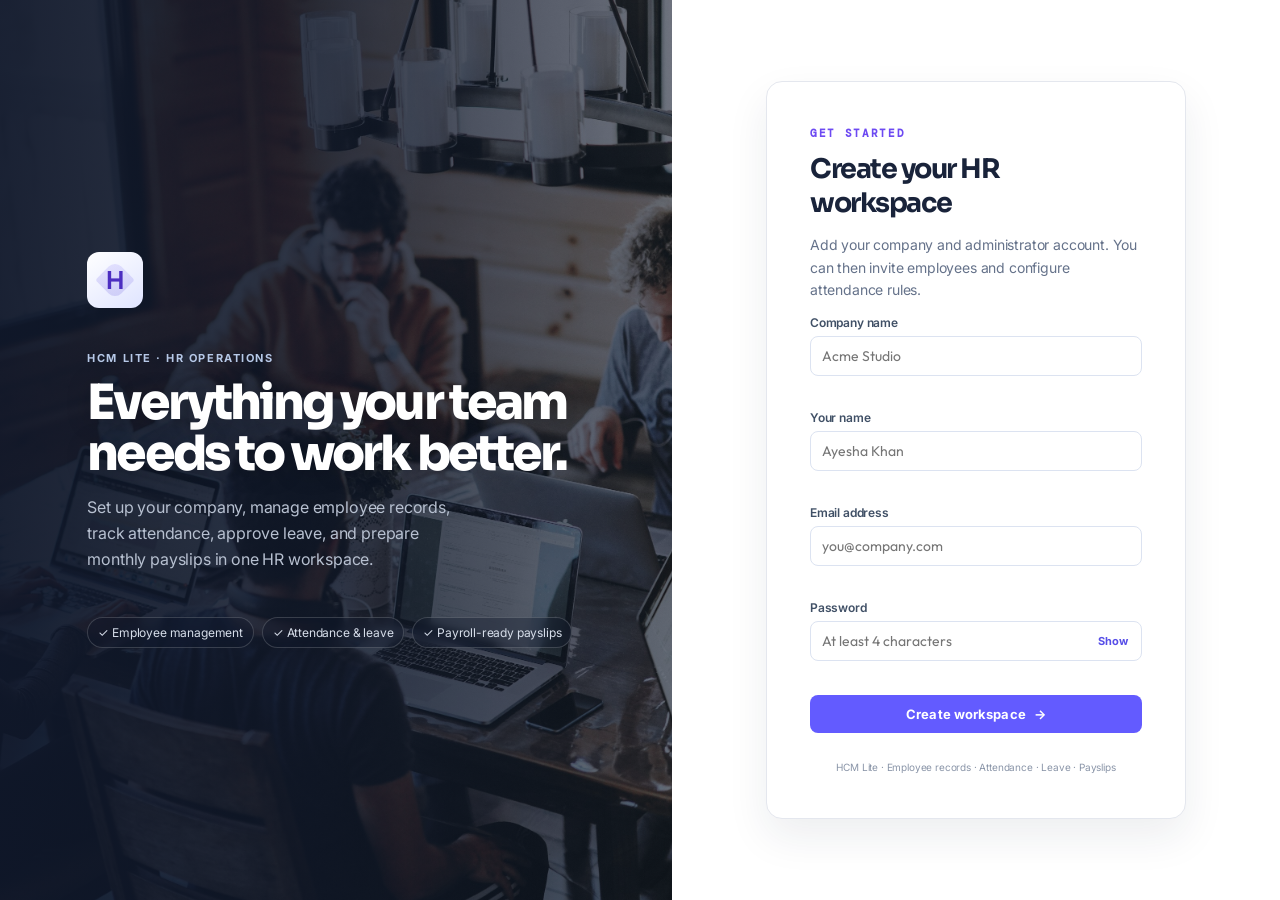
<file: index.html>
<!doctype html>
<html lang="en">
  <head>
    <meta charset="utf-8" />
    <meta name="viewport" content="width=device-width,initial-scale=1" />
    <title>HCM Lite</title>
    <link rel="stylesheet" href="css/style.css" />
    <link rel="stylesheet" href="css/ultra.css" />
    <link rel="stylesheet" href="css/experience.css" />
  </head>
  <body class="auth-page">
    <main class="auth-shell">
      <section class="brand-panel">
        <div class="brand-mark"><span>H</span></div>
        <p class="eyebrow">HCM LITE · HR OPERATIONS</p>
        <h1>Everything your team needs to work better.</h1>
        <p>
          Set up your company, manage employee records, track attendance,
          approve leave, and prepare monthly payslips in one HR workspace.
        </p>
        <div class="feature-list">
          <span>✓ Employee management</span><span>✓ Attendance & leave</span
          ><span>✓ Payroll-ready payslips</span>
        </div>
      </section>
      <section class="auth-card">
        <div id="setupView" hidden>
          <p class="eyebrow">GET STARTED</p>
          <h2>Create your HR workspace</h2>
          <p class="muted">
            Add your company and administrator account. You can then invite
            employees and configure attendance rules.
          </p>
          <form id="setupForm" class="form-grid" novalidate>
            <label
              >Company name<input
                name="companyName"
                required
                placeholder="Acme Studio" /><small></small
            ></label>
            <label
              >Your name<input
                name="name"
                required
                placeholder="Ayesha Khan" /><small></small
            ></label>
            <label
              >Email address<input
                name="email"
                type="email"
                required
                placeholder="you@company.com" /><small></small
            ></label>
            <label
              >Password
              <div class="password-field">
                <input
                  name="password"
                  type="password"
                  minlength="4"
                  required
                  placeholder="At least 4 characters"
                /><button
                  type="button"
                  class="password-toggle"
                  aria-label="Show password"
                >
                  Show
                </button>
              </div>
              <small></small
            ></label>
            <button class="btn primary full" type="submit">
              Create workspace <span>→</span>
            </button>
          </form>
        </div>
        <div id="loginView" hidden>
          <p class="eyebrow">WELCOME BACK</p>
          <h2>Sign in to your workspace</h2>
          <p class="muted">
            Access your employee records, attendance, leave requests, and
            payslips.
          </p>
          <form id="loginForm" class="form-grid" novalidate>
            <label
              >Email address<input
                name="email"
                type="email"
                required
                placeholder="you@company.com" /><small></small
            ></label>
            <label
              >Password
              <div class="password-field">
                <input
                  name="password"
                  type="password"
                  required
                  placeholder="Your password"
                /><button
                  type="button"
                  class="password-toggle"
                  aria-label="Show password"
                >
                  Show
                </button>
              </div>
              <small></small
            ></label>
            <p id="loginError" class="form-error"></p>
            <button class="btn primary full" type="submit">
              Sign in <span>→</span>
            </button>
          </form>
        </div>
        <p class="auth-foot">
          HCM Lite · Employee records · Attendance · Leave · Payslips
        </p>
      </section>
    </main>
    <script src="js/app.js"></script>
    <script src="js/auth.js"></script>
  </body>
</html>
</file>
<file: css/style.css>
@import url("https://fonts.googleapis.com/css2?family=DM+Sans:wght@400;500;600;700&family=Manrope:wght@600;700;800&display=swap");
:root {
  --ink: #172336;
  --muted: #6e7b8e;
  --line: #e8edf3;
  --bg: #f5f7fa;
  --card: #fff;
  --brand: #4f46e5;
  --brand2: #6d5dfc;
  --green: #15803d;
  --green-bg: #eaf8ee;
  --red: #dc2626;
  --red-bg: #fff0f0;
  --amber: #b45309;
  --amber-bg: #fff7df;
  --shadow: 0 8px 25px rgba(24, 35, 54, 0.06);
}
* {
  box-sizing: border-box;
}
body {
  margin: 0;
  font:
    14px "DM Sans",
    sans-serif;
  color: var(--ink);
  background: var(--bg);
}
h1,
h2,
h3,
h4 {
  font-family: Manrope, sans-serif;
  margin: 0;
  letter-spacing: -0.5px;
}
h1 {
  font-size: 37px;
  line-height: 1.2;
}
h2 {
  font-size: 25px;
}
h3 {
  font-size: 17px;
}
p {
  line-height: 1.6;
}
.muted {
  color: var(--muted);
}
.eyebrow {
  font-size: 11px;
  font-weight: 800;
  letter-spacing: 1.4px;
  color: var(--brand);
  margin: 0 0 10px;
}
.btn {
  border: 0;
  border-radius: 9px;
  font: 600 13px "DM Sans";
  padding: 11px 15px;
  cursor: pointer;
  display: inline-flex;
  align-items: center;
  justify-content: center;
  gap: 8px;
  transition: 0.2s;
}
.btn:hover {
  transform: translateY(-1px);
}
.primary {
  background: var(--brand);
  color: #fff;
  box-shadow: 0 5px 13px rgba(79, 70, 229, 0.2);
}
.secondary {
  background: #eef0ff;
  color: var(--brand);
}
.danger {
  background: var(--red-bg);
  color: var(--red);
}
.ghost {
  background: #f3f5f8;
  color: #506073;
}
.full {
  width: 100%;
}
.auth-page {
  min-height: 100vh;
  background: #eef0ff;
}
.auth-shell {
  min-height: 100vh;
  display: grid;
  grid-template-columns: 1.05fr 0.95fr;
  max-width: 1180px;
  margin: auto;
}
.brand-panel {
  background: linear-gradient(135deg, #3730a3, #5948dc 65%, #8b7cff);
  color: #fff;
  padding: 12% 14%;
  display: flex;
  flex-direction: column;
  justify-content: center;
}
.brand-panel .eyebrow {
  color: #c7d2fe;
}
.brand-panel > p:not(.eyebrow) {
  max-width: 420px;
  color: #e1e5ff;
  font-size: 16px;
}
.brand-mark {
  width: 48px;
  height: 48px;
  background: white;
  color: var(--brand);
  display: grid;
  place-items: center;
  border-radius: 13px;
  font: 800 25px Manrope;
  margin-bottom: 45px;
}
.feature-list {
  margin-top: 35px;
  display: flex;
  gap: 14px;
  flex-wrap: wrap;
  color: #e1e5ff;
  font-size: 12px;
}
.auth-card {
  margin: auto;
  width: min(430px, 86%);
  background: #fff;
  border-radius: 16px;
  padding: 40px;
  box-shadow: var(--shadow);
}
.auth-card h2 {
  margin-bottom: 5px;
}
.auth-card > .muted {
  margin: 0 0 25px;
}
.auth-foot {
  color: #94a0af;
  font-size: 11px;
  text-align: center;
  margin: 26px 0 0;
}
.form-grid {
  display: grid;
  gap: 16px;
}
.form-grid label,
.modal label {
  display: grid;
  gap: 6px;
  font-weight: 600;
  font-size: 12px;
  color: #405066;
}
input,
select,
textarea {
  width: 100%;
  font: 14px "DM Sans";
  color: var(--ink);
  background: #fff;
  border: 1px solid #dce3eb;
  border-radius: 8px;
  padding: 10px 11px;
  outline: 0;
  transition: 0.15s;
}
textarea {
  resize: vertical;
  min-height: 82px;
}
input:focus,
select:focus,
textarea:focus {
  border-color: var(--brand);
  box-shadow: 0 0 0 3px #e8e6ff;
}
small,
.form-error {
  color: var(--red);
  font-weight: 500;
  min-height: 12px;
  margin: 0;
}
.shell {
  display: flex;
  min-height: 100vh;
}
.sidebar {
  width: 240px;
  background: #1e1b4b;
  color: #c9c8db;
  padding: 24px 14px;
  position: fixed;
  inset: 0 auto 0 0;
  z-index: 5;
}
.logo {
  font: 800 19px Manrope;
  color: white;
  padding: 5px 11px 28px;
}
.logo b {
  display: inline-grid;
  place-items: center;
  width: 25px;
  height: 25px;
  margin-right: 8px;
  border-radius: 7px;
  background: #7468fb;
}
.company-name {
  font-size: 11px;
  text-transform: uppercase;
  letter-spacing: 1px;
  padding: 0 11px 10px;
  color: #9996b9;
  white-space: nowrap;
  overflow: hidden;
  text-overflow: ellipsis;
}
.nav {
  display: grid;
  gap: 3px;
}
.nav a {
  color: #bdbbd0;
  text-decoration: none;
  padding: 11px;
  border-radius: 8px;
  font-weight: 600;
  font-size: 13px;
}
.nav a:hover,
.nav a.active {
  background: #373375;
  color: white;
}
.sidebar-bottom {
  position: absolute;
  bottom: 20px;
  left: 14px;
  right: 14px;
  border-top: 1px solid #373467;
  padding-top: 15px;
}
.sidebar-bottom b {
  display: block;
  color: #fff;
  font-size: 12px;
}
.sidebar-bottom span {
  display: block;
  font-size: 11px;
  margin: 3px 0 10px;
}
.logout {
  background: transparent;
  border: 0;
  color: #c9c8db;
  padding: 0;
  cursor: pointer;
  font: 600 12px "DM Sans";
}
.content {
  margin-left: 240px;
  width: calc(100% - 240px);
  padding: 30px 4%;
  max-width: 1540px;
}
.topbar {
  display: flex;
  justify-content: space-between;
  align-items: center;
  margin-bottom: 28px;
}
.topbar h2 {
  font-size: 25px;
}
.topbar p {
  margin: 3px 0 0;
  color: var(--muted);
  font-size: 13px;
}
.avatar {
  width: 37px;
  height: 37px;
  border-radius: 50%;
  display: grid;
  place-items: center;
  background: #e5e3ff;
  color: var(--brand);
  font-weight: 800;
}
.stats {
  display: grid;
  grid-template-columns: repeat(4, 1fr);
  gap: 16px;
  margin-bottom: 20px;
}
.stat,
.panel {
  background: var(--card);
  border: 1px solid var(--line);
  border-radius: 12px;
  box-shadow: var(--shadow);
}
.stat {
  padding: 18px;
}
.stat-label {
  font-size: 12px;
  color: var(--muted);
  font-weight: 600;
}
.stat-number {
  font: 800 27px Manrope;
  margin-top: 5px;
}
.stat-icon {
  float: right;
  background: #f0efff;
  color: var(--brand);
  border-radius: 9px;
  padding: 8px;
  margin-top: -2px;
}
.grid-2 {
  display: grid;
  grid-template-columns: 1.15fr 0.85fr;
  gap: 20px;
}
.panel {
  padding: 20px;
}
.panel-head {
  display: flex;
  align-items: center;
  justify-content: space-between;
  margin-bottom: 16px;
}
.panel-head a {
  font-size: 12px;
  color: var(--brand);
  text-decoration: none;
  font-weight: 700;
}
.table-wrap {
  overflow: auto;
}
table {
  width: 100%;
  border-collapse: collapse;
  text-align: left;
  font-size: 12px;
}
th {
  font-size: 10px;
  letter-spacing: 0.7px;
  color: #8a96a6;
  text-transform: uppercase;
  padding: 10px 9px;
  border-bottom: 1px solid var(--line);
}
td {
  padding: 13px 9px;
  border-bottom: 1px solid #f0f3f6;
  vertical-align: middle;
}
tr:last-child td {
  border: 0;
}
.person {
  display: flex;
  align-items: center;
  gap: 9px;
}
.mini-avatar {
  width: 28px;
  height: 28px;
  border-radius: 50%;
  background: #e6e7ff;
  color: #534bd5;
  display: grid;
  place-items: center;
  font-weight: 800;
  font-size: 10px;
}
.person b {
  display: block;
  font-size: 12px;
}
.person span {
  display: block;
  color: var(--muted);
  font-size: 10px;
  margin-top: 2px;
}
.badge {
  display: inline-block;
  padding: 4px 8px;
  border-radius: 20px;
  font-size: 10px;
  font-weight: 700;
}
.badge.present,
.badge.approved {
  background: var(--green-bg);
  color: var(--green);
}
.badge.late,
.badge.pending,
.badge.half-day {
  background: var(--amber-bg);
  color: var(--amber);
}
.badge.absent,
.badge.rejected {
  background: var(--red-bg);
  color: var(--red);
}
.empty {
  padding: 27px 10px;
  text-align: center;
  color: #8a96a6;
  font-size: 13px;
}
.helper {
  display: flex;
  flex-direction: column;
  min-height: 300px;
}
.helper-messages {
  flex: 1;
  display: grid;
  align-content: start;
  gap: 10px;
  max-height: 260px;
  overflow: auto;
}
.message {
  max-width: 90%;
  padding: 10px 12px;
  border-radius: 10px;
  font-size: 12px;
  line-height: 1.5;
  background: #f1f2ff;
  color: #303071;
}
.message.user {
  margin-left: auto;
  background: var(--brand);
  color: #fff;
}
.helper form {
  display: flex;
  gap: 7px;
  margin-top: 14px;
}
.helper input {
  padding: 9px;
}
.helper button {
  padding: 9px 12px;
}
.page-actions {
  display: flex;
  gap: 10px;
  align-items: center;
}
.filters {
  display: flex;
  gap: 10px;
  margin-bottom: 18px;
}
.filters input {
  max-width: 280px;
}
.filters select {
  max-width: 190px;
}
.notice {
  padding: 12px 14px;
  border-radius: 8px;
  background: #eef0ff;
  color: #494190;
  font-size: 12px;
  line-height: 1.5;
}
.modal-backdrop {
  position: fixed;
  inset: 0;
  background: rgba(20, 25, 40, 0.45);
  z-index: 10;
  display: grid;
  place-items: center;
  padding: 20px;
}
.modal {
  background: #fff;
  border-radius: 13px;
  padding: 24px;
  width: min(560px, 100%);
  max-height: 92vh;
  overflow: auto;
  box-shadow: 0 20px 50px #1114;
}
.modal h3 {
  margin-bottom: 5px;
}
.modal .form-grid {
  margin-top: 19px;
}
.modal .two {
  display: grid;
  grid-template-columns: 1fr 1fr;
  gap: 13px;
}
.modal-actions {
  display: flex;
  justify-content: flex-end;
  gap: 8px;
  margin-top: 8px;
}
.row-actions {
  display: flex;
  gap: 5px;
}
.icon-btn {
  border: 0;
  border-radius: 6px;
  padding: 6px 8px;
  color: #536174;
  background: #f2f4f7;
  cursor: pointer;
  font: 600 11px "DM Sans";
}
.icon-btn.delete {
  color: var(--red);
  background: var(--red-bg);
}
.attendance-card {
  padding: 23px;
  background: linear-gradient(135deg, #4338ca, #6756ed);
  color: white;
  border-radius: 13px;
  box-shadow: 0 10px 22px #5d52db44;
}
.attendance-card p {
  color: #e2e3ff;
  margin: 4px 0 21px;
}
.clock {
  font: 800 30px Manrope;
}
.check-state {
  display: flex;
  align-items: center;
  gap: 9px;
  font-size: 12px;
  color: #e2e3ff;
  margin: 15px 0;
}
.status-dot {
  width: 8px;
  height: 8px;
  background: #9df3c5;
  border-radius: 50%;
}
.attendance-card .btn {
  background: #fff;
  color: #4338ca;
}
.two-col-form {
  display: grid;
  grid-template-columns: 1fr 1fr;
  gap: 13px;
}
.leave-balance {
  display: grid;
  grid-template-columns: repeat(3, 1fr);
  gap: 12px;
}
.balance {
  padding: 15px;
  border-radius: 10px;
  background: #f7f8fc;
}
.balance b {
  display: block;
  font: 800 22px Manrope;
}
.balance span {
  font-size: 11px;
  color: var(--muted);
}
.settings-section {
  max-width: 740px;
}
.settings-section .panel {
  margin-bottom: 18px;
}
.settings-section h3 {
  margin-bottom: 16px;
}
.toggle-days {
  display: flex;
  gap: 7px;
  flex-wrap: wrap;
}
.toggle-days label {
  position: relative;
  cursor: pointer;
}
.toggle-days input {
  position: absolute;
  opacity: 0;
}
.toggle-days span {
  display: grid;
  place-items: center;
  width: 39px;
  height: 34px;
  border: 1px solid #dce3eb;
  border-radius: 7px;
  font-size: 11px;
  color: #718094;
}
.toggle-days input:checked + span {
  background: #edebff;
  border-color: #8b82ee;
  color: var(--brand);
  font-weight: 800;
}
.payslip {
  max-width: 780px;
  margin: auto;
  background: #fff;
  border: 1px solid var(--line);
  box-shadow: var(--shadow);
  padding: 38px;
  border-radius: 12px;
}
.payslip-top {
  display: flex;
  justify-content: space-between;
  border-bottom: 1px solid var(--line);
  padding-bottom: 25px;
  margin-bottom: 25px;
}
.payslip-title {
  font-size: 28px;
}
.payslip-grid {
  display: grid;
  grid-template-columns: 1fr 1fr;
  gap: 28px;
}
.pay-row {
  display: flex;
  justify-content: space-between;
  padding: 10px 0;
  border-bottom: 1px solid #eef1f4;
  font-size: 13px;
}
.pay-row.total {
  font: 800 17px Manrope;
  border: 0;
  padding-top: 17px;
}
.net {
  color: var(--green);
}
.toast {
  position: fixed;
  right: 22px;
  bottom: 22px;
  background: #172336;
  color: #fff;
  padding: 12px 16px;
  border-radius: 8px;
  font-size: 12px;
  box-shadow: var(--shadow);
  z-index: 100;
  animation: up 0.2s;
}
@keyframes up {
  from {
    transform: translateY(12px);
    opacity: 0;
  }
}
@media (max-width: 820px) {
  .auth-shell {
    grid-template-columns: 1fr;
  }
  .brand-panel {
    display: none;
  }
  .auth-card {
    margin: 45px auto;
  }
  .sidebar {
    width: 65px;
    padding: 19px 8px;
  }
  .logo {
    font-size: 0;
    padding: 4px 9px 25px;
  }
  .logo b {
    margin: 0;
  }
  .company-name,
  .nav a {
    font-size: 0;
    padding: 12px;
    text-align: center;
  }
  .nav a::first-letter {
    font-size: 14px;
  }
  .sidebar-bottom {
    left: 10px;
    right: 10px;
  }
  .sidebar-bottom b,
  .sidebar-bottom span {
    display: none;
  }
  .content {
    margin-left: 65px;
    width: calc(100% - 65px);
    padding: 23px 18px;
  }
  .stats {
    grid-template-columns: repeat(2, 1fr);
  }
  .grid-2 {
    grid-template-columns: 1fr;
   
  }
  .filters {
    flex-wrap: wrap;
  }
  .filters input,
  .filters select {
    max-width: none;
  }
  .payslip {
    padding: 22px;
  }
  .payslip-grid {
    grid-template-columns: 1fr;
  }
  .sidebar-bottom {
    bottom: 15px;
  }
}
@media (max-width: 480px) {
  .content {
    padding: 19px 12px;
  }
  .topbar {
    align-items: flex-start;
  }
  .topbar h2 {
    font-size: 20px;
  }
  .stats {
    gap: 9px;
  }
  .stat {
    padding: 13px;
  }
  .stat-number {
    font-size: 22px;
  }
  .panel {
    padding: 14px;
  }
  .modal .two,
  .two-col-form {
    grid-template-columns: 1fr;
  }
  .leave-balance {
    grid-template-columns: 1fr;
  }
  .page-actions .secondary {
    display: none;
  }
  .payslip-top {
    display: block;
  }
  .payslip-top > div:last-child {
    margin-top: 14px;
  }
}
.hide { display: none; }
</file>
<file: css/ultra.css>
@import url("https://fonts.googleapis.com/css2?family=DM+Mono:wght@400;500&family=Outfit:wght@400;500;600;700;800;900&family=Space+Grotesk:wght@500;600;700&display=swap");

:root {
  --neon: #8b5cf6;
  --neon-blue: #22d3ee;
  --midnight: #090d1a;
  --glass: rgba(255, 255, 255, 0.72);
  --deep-shadow:
    0 24px 65px rgba(32, 25, 88, 0.14), 0 3px 8px rgba(18, 23, 51, 0.05);
}
body {
  font-family: Outfit, "DM Sans", sans-serif;
  background-color: #eef3ff;
  background-image:
    radial-gradient(
      circle at 8% 10%,
      rgba(139, 92, 246, 0.14),
      transparent 24rem
    ),
    radial-gradient(
      circle at 95% 18%,
      rgba(34, 211, 238, 0.14),
      transparent 23rem
    ),
    linear-gradient(135deg, #f8faff 0%, #edf1ff 48%, #f9f8ff 100%);
  min-height: 100vh;
  overflow-x: hidden;
}
body:not(.auth-page)::before,
body:not(.auth-page)::after {
  content: "";
  position: fixed;
  border-radius: 50%;
  filter: blur(1px);
  pointer-events: none;
  z-index: -1;
  opacity: 0.45;
  animation: orbital 13s ease-in-out infinite;
}
body:not(.auth-page)::before {
  width: 22rem;
  height: 22rem;
  right: -10rem;
  top: 7rem;
  background: radial-gradient(circle, #ad8cff 0%, rgba(173, 140, 255, 0) 70%);
}
body:not(.auth-page)::after {
  width: 19rem;
  height: 19rem;
  left: 15%;
  bottom: -9rem;
  background: radial-gradient(circle, #7de8f4 0%, rgba(125, 232, 244, 0) 70%);
  animation-delay: -6s;
}
h1,
h2,
h3,
h4,
.stat-number,
.clock,
.payslip-title {
  font-family:
    Space Grotesk,
    Manrope,
    sans-serif;
}
h2 {
  font-weight: 700;
  letter-spacing: -1.1px;
}
.eyebrow {
  font-family: "DM Mono", monospace;
  color: #6d4af2;
  letter-spacing: 1.65px;
}
.auth-page {
  background: #080b19;
  background-image: none;
  position: relative;
  isolation: isolate;
}
.auth-page:before,
.auth-page:after {
  content: "";
  position: fixed;
  inset: auto;
  pointer-events: none;
  filter: blur(1px);
  z-index: -1;
}
.auth-page:before {
  width: 43vw;
  height: 43vw;
  left: -12vw;
  top: -13vw;
  border-radius: 50%;
  background: radial-gradient(
    circle at 55% 55%,
    #7c3aed 0%,
    #312e81 38%,
    transparent 70%
  );
  animation: floatGlow 12s ease-in-out infinite;
}
.auth-page:after {
  width: 36vw;
  height: 36vw;
  right: -9vw;
  bottom: -13vw;
  border-radius: 50%;
  background: radial-gradient(
    circle at 45% 45%,
    #00c2e8 0%,
    #1559ce 40%,
    transparent 70%
  );
  animation: floatGlow 15s ease-in-out infinite reverse;
}
.auth-shell {
  max-width: 1320px;
  min-height: 100vh;
  position: relative;
  perspective: 1200px;
}
.brand-panel {
  position: relative;
  overflow: hidden;
  background: linear-gradient(140deg, #17144c 0%, #39248c 43%, #743cdf 100%);
  padding: 11% 13%;
  box-shadow: 30px 0 80px #05061a66;
}
.brand-panel:before {
  content: "";
  position: absolute;
  width: 400px;
  height: 400px;
  border: 1px solid rgba(255, 255, 255, 0.18);
  border-radius: 34% 66% 55% 45%;
  right: -165px;
  top: 7%;
  transform: rotate(24deg);
  animation: spinSlow 20s linear infinite;
}
.brand-panel:after {
  content: "";
  position: absolute;
  width: 180px;
  height: 180px;
  bottom: 8%;
  left: 12%;
  background: linear-gradient(
    145deg,
    rgba(255, 255, 255, 0.22),
    rgba(255, 255, 255, 0)
  );
  border-radius: 28px;
  transform: rotate(25deg);
  box-shadow: 48px -60px 0 -25px rgba(103, 232, 249, 0.18);
  animation: floatCard 7s ease-in-out infinite;
}
.brand-panel > * {
  position: relative;
  z-index: 1;
}
.brand-panel h1 {
  font-size: clamp(40px, 4vw, 64px);
  font-weight: 800;
  line-height: 1.05;
  max-width: 540px;
  background: linear-gradient(110deg, #fff 10%, #d9e8ff 70%, #9cecf4);
  -webkit-background-clip: text;
  background-clip: text;
  color: transparent;
  text-shadow: none;
}
.brand-panel > p:not(.eyebrow) {
  font-size: 16px;
  max-width: 400px;
  color: #dddafa;
}
.brand-mark {
  width: 56px;
  height: 56px;
  border-radius: 18px;
  background: linear-gradient(145deg, #fff, #dfe4ff);
  box-shadow: 0 16px 35px #09042e77;
  color: #4c2ec1;
  transform: rotate(-8deg);
  margin-bottom: 42px;
}
.feature-list {
  gap: 8px;
}
.feature-list span {
  border: 1px solid rgba(255, 255, 255, 0.2);
  background: rgba(255, 255, 255, 0.09);
  padding: 7px 10px;
  border-radius: 99px;
  backdrop-filter: blur(10px);
}
.auth-card {
  position: relative;
  background: rgba(255, 255, 255, 0.79);
  border: 1px solid rgba(255, 255, 255, 0.86);
  border-radius: 26px;
  padding: 43px;
  box-shadow:
    0 30px 80px rgba(2, 7, 32, 0.22),
    inset 0 1px #fff;
  backdrop-filter: blur(24px);
  transform: rotateY(-2deg);
  transition:
    transform 0.45s ease,
    box-shadow 0.45s ease;
}
.auth-card:hover {
  transform: rotateY(0) translateY(-5px);
  box-shadow:
    0 38px 90px rgba(2, 7, 32, 0.3),
    inset 0 1px #fff;
}
.auth-card h2 {
  font-size: 29px;
}
.auth-foot {
  font-family: "DM Mono", monospace;
  font-size: 10px;
}
.auth-card input {
  background: rgba(255, 255, 255, 0.8);
}
input,
select,
textarea {
  font-family: Outfit, "DM Sans", sans-serif;
  border: 1px solid #dce3f1;
  border-radius: 11px;
  background: rgba(255, 255, 255, 0.82);
  box-shadow: inset 0 1px 2px #0b195608;
  transition:
    border-color 0.2s,
    box-shadow 0.2s,
    transform 0.2s;
}
input:hover,
select:hover,
textarea:hover {
  border-color: #bdb8f3;
}
input:focus,
select:focus,
textarea:focus {
  border-color: #8666f2;
  box-shadow:
    0 0 0 4px #8b5cf61d,
    0 7px 18px #4f46e511;
  transform: translateY(-1px);
}
.btn {
  position: relative;
  overflow: hidden;
  border-radius: 11px;
  font-family: Outfit, sans-serif;
  font-weight: 700;
  letter-spacing: 0.1px;
  transition:
    transform 0.25s cubic-bezier(0.2, 0.9, 0.3, 1.4),
    box-shadow 0.25s,
    filter 0.25s;
}
.btn:before {
  content: "";
  position: absolute;
  inset: 0 auto 0 -120%;
  width: 75%;
  background: linear-gradient(
    100deg,
    transparent,
    rgba(255, 255, 255, 0.34),
    transparent
  );
  transform: skewX(-22deg);
  transition: left 0.55s;
}
.btn:hover:before {
  left: 145%;
}
.btn:hover {
  transform: translateY(-3px);
  filter: brightness(1.04);
}
.primary {
  background: linear-gradient(125deg, #5b35df 0%, #7955fa 48%, #2fbdde 150%);
  box-shadow: 0 10px 22px #5d45d544;
}
.primary:hover {
  box-shadow: 0 15px 28px #5d45d560;
}
.secondary {
  background: linear-gradient(135deg, #eeedff, #e9fbff);
  border: 1px solid #dbd8ff;
  color: #553cce;
}
.ghost {
  background: #f1f4f9;
}
.danger {
  background: linear-gradient(135deg, #fff0f3, #ffe4e9);
}
.sidebar {
  width: 258px;
  padding: 27px 16px;
  background: linear-gradient(170deg, #10112d 0%, #18154e 50%, #0c1c40 100%);
  border-right: 1px solid rgba(255, 255, 255, 0.09);
  box-shadow: 12px 0 50px #09112b1a;
}
.sidebar:before {
  content: "";
  position: absolute;
  width: 170px;
  height: 170px;
  border-radius: 50%;
  top: 190px;
  left: -70px;
  background: radial-gradient(circle, #8566f766, transparent 68%);
  animation: orbital 10s ease-in-out infinite;
}
.logo {
  font-family:
    Space Grotesk,
    sans-serif;
  font-weight: 700;
  letter-spacing: -0.7px;
}
.logo b {
  width: 31px;
  height: 31px;
  border-radius: 10px;
  background: linear-gradient(145deg, #a68bff, #5835dc);
  box-shadow: 0 8px 18px #0005;
  transform: rotate(-8deg);
}
.company-name {
  font-family: "DM Mono", monospace;
  font-size: 9px;
  letter-spacing: 1.35px;
  color: #a6a5c9;
}
.nav {
  gap: 6px;
}
.nav a {
  position: relative;
  padding: 12px 13px;
  border: 1px solid transparent;
  border-radius: 12px;
  transition: 0.25s;
  color: #bbb9db;
}
.nav a span {
  display: inline-block;
  min-width: 20px;
  font-size: 15px;
}
.nav a:hover {
  transform: translateX(4px);
  background: rgba(255, 255, 255, 0.08);
  color: #fff;
}
.nav a.active {
  background: linear-gradient(
    110deg,
    rgba(137, 103, 255, 0.52),
    rgba(55, 205, 235, 0.19)
  );
  border-color: rgba(199, 188, 255, 0.21);
  box-shadow: 0 8px 20px #04002a40;
  color: #fff;
}
.nav a.active:before {
  content: "";
  position: absolute;
  left: -17px;
  top: 25%;
  width: 3px;
  height: 50%;
  border-radius: 0 3px 3px 0;
  background: #7debf8;
  box-shadow: 0 0 13px #7debf8;
}
.sidebar-bottom {
  border-top-color: #ffffff17;
}
.logout:hover {
  color: #fff;
  transform: translateX(2px);
}
.content {
  position: relative;
  padding: 38px 4.5%;
  max-width: 1600px;
}
.topbar {
  margin-bottom: 31px;
}
.topbar h2 {
  font-size: 29px;
}
.avatar {
  width: 44px;
  height: 44px;
  background: linear-gradient(145deg, #dcd6ff, #d7faff);
  border: 2px solid #fff;
  box-shadow: 0 8px 18px #4e46bd22;
  color: #5238c9;
}
.stats {
  gap: 18px;
  perspective: 1000px;
}
.stat,
.panel {
  background: var(--glass);
  border: 1px solid rgba(255, 255, 255, 0.8);
  box-shadow: var(--deep-shadow);
  backdrop-filter: blur(16px);
}
.stat {
  position: relative;
  overflow: hidden;
  border-radius: 17px;
  padding: 20px;
  transform-style: preserve-3d;
  transition:
    transform 0.28s ease,
    box-shadow 0.28s;
}
.stat:after {
  content: "";
  position: absolute;
  width: 82px;
  height: 82px;
  right: -28px;
  bottom: -38px;
  border-radius: 50%;
  background: linear-gradient(145deg, #c7baff, #7ce9f4);
  opacity: 0.22;
}
.stat:hover {
  transform: translateY(-8px) rotateX(5deg) rotateY(-3deg);
  box-shadow: 0 25px 35px #26205b20;
}
.stat:nth-child(2):after {
  background: linear-gradient(145deg, #73ebc1, #75d5f7);
}
.stat:nth-child(3):after {
  background: linear-gradient(145deg, #f6d682, #ffc1b6);
}
.stat:nth-child(4):after {
  background: linear-gradient(145deg, #ffa9c5, #c2a3ff);
}
.stat-label {
  font-family: "DM Mono", monospace;
  font-size: 10px;
  letter-spacing: 0.5px;
}
.stat-number {
  font-size: 31px;
  color: #1a2142;
}
.stat-icon {
  float: right;
  background: linear-gradient(145deg, #f1f0ff, #e1fbff);
  border: 1px solid #fff;
  box-shadow: 0 5px 13px #5545b31c;
  border-radius: 12px;
}
.panel {
  border-radius: 18px;
  padding: 22px;
  transition:
    transform 0.25s,
    box-shadow 0.25s;
}
.panel:hover {
  box-shadow: 0 28px 52px rgba(32, 25, 88, 0.12);
}
.panel-head h3 {
  font-size: 18px;
}
.panel-head h3:after {
  content: "";
  display: block;
  width: 25px;
  height: 3px;
  margin-top: 7px;
  border-radius: 99px;
  background: linear-gradient(90deg, #7955fa, #2ad6ea);
}
.helper {
  background: linear-gradient(
    145deg,
    rgba(255, 255, 255, 0.86),
    rgba(243, 241, 255, 0.78)
  );
}
.message {
  border: 1px solid #e8e4ff;
  background: linear-gradient(140deg, #f4f2ff, #ebf9ff);
  border-radius: 13px 13px 13px 3px;
  box-shadow: 0 5px 14px #4d44b20b;
}
.message.user {
  border: 0;
  background: linear-gradient(125deg, #5e3ce0, #8955fa);
  border-radius: 13px 13px 3px 13px;
  box-shadow: 0 8px 17px #6544db38;
}
.notice {
  border: 1px solid #dcd6ff;
  background: linear-gradient(100deg, #f0edff, #eafbff);
  box-shadow: 0 7px 20px #5648b413;
  border-radius: 13px;
}
table {
  border-collapse: separate;
  border-spacing: 0 4px;
}
th {
  border: 0;
}
td {
  background: rgba(255, 255, 255, 0.48);
  border-top: 1px solid #edf0fa;
  border-bottom: 1px solid #edf0fa;
}
td:first-child {
  border-left: 1px solid #edf0fa;
  border-radius: 10px 0 0 10px;
}
td:last-child {
  border-right: 1px solid #edf0fa;
  border-radius: 0 10px 10px 0;
}
.mini-avatar {
  background: linear-gradient(145deg, #e6e1ff, #d8fbff);
  box-shadow: 0 3px 8px #5045b41c;
}
.badge {
  border: 1px solid currentColor;
  opacity: 0.9;
}
.modal-backdrop {
  background: rgba(6, 8, 29, 0.56);
  backdrop-filter: blur(10px);
}
.modal {
  border: 1px solid rgba(255, 255, 255, 0.8);
  border-radius: 21px;
  background: rgba(255, 255, 255, 0.91);
  box-shadow: 0 30px 80px #06031a80;
  backdrop-filter: blur(22px);
  animation: modalIn 0.3s cubic-bezier(0.2, 0.9, 0.3, 1.3);
}
.payslip {
  border-radius: 20px;
  background: linear-gradient(
    135deg,
    rgba(255, 255, 255, 0.92),
    rgba(247, 249, 255, 0.8)
  );
  box-shadow: 0 30px 75px #26205b1c;
}
.attendance-card {
  position: relative;
  overflow: hidden;
  border-radius: 18px;
  background: linear-gradient(135deg, #33217e, #5938c9 53%, #237ba9);
  box-shadow: 0 21px 40px #422caa4c;
}
.attendance-card:before {
  content: "";
  position: absolute;
  width: 220px;
  height: 220px;
  border: 1px solid rgba(255, 255, 255, 0.26);
  border-radius: 50%;
  right: -90px;
  top: -100px;
}
.attendance-card:after {
  content: "";
  position: absolute;
  width: 120px;
  height: 120px;
  background: #7ce8f440;
  border-radius: 50%;
  filter: blur(15px);
  left: -30px;
  bottom: -50px;
  animation: floatGlow 7s ease-in-out infinite;
}
.attendance-card > * {
  position: relative;
  z-index: 1;
}
.clock {
  font-size: 35px;
  letter-spacing: -2px;
  text-shadow: 0 7px 20px #0f0a4d77;
}
.balance {
  border: 1px solid #edf0fb;
  background: linear-gradient(145deg, #fbfcff, #f0f3ff);
  transition:
    transform 0.2s,
    box-shadow 0.2s;
}
.balance:hover {
  transform: translateY(-4px);
  box-shadow: 0 13px 24px #38347814;
}
.toggle-days span {
  background: #fff;
  box-shadow: 0 3px 7px #2d2b6a0b;
}
.toast {
  background: linear-gradient(135deg, #171440, #3b2692);
  border: 1px solid #7e6ce0;
  color: #fff;
  border-radius: 12px;
  box-shadow: 0 18px 36px #120d3f5c;
}
@keyframes orbital {
  50% {
    transform: translateY(-24px) translateX(14px) scale(1.09);
  }
}
@keyframes floatGlow {
  50% {
    transform: translate(18px, 24px) scale(1.1);
  }
}
@keyframes floatCard {
  50% {
    transform: rotate(30deg) translateY(-17px);
  }
}
@keyframes spinSlow {
  to {
    transform: rotate(384deg);
  }
}
@keyframes modalIn {
  from {
    opacity: 0;
    transform: translateY(24px) scale(0.94);
  }
}
@media (max-width: 820px) {
  .sidebar {
    width: 72px;
    padding: 20px 10px;
  }
  .content {
    margin-left: 72px;
    width: calc(100% - 72px);
    padding: 26px 19px;
  }
  .auth-card {
    transform: none;
    border-radius: 22px;
  }
  .auth-card:hover {
    transform: translateY(-3px);
  }
  .nav a.active:before {
    left: -11px;
  }
  .topbar h2 {
    font-size: 24px;
  }
  .stat {
    border-radius: 14px;
  }
}
@media (max-width: 480px) {
  .content {
    padding: 22px 13px;
  }
  .stats {
    gap: 11px;
  }
  .stat {
    padding: 15px;
  }
  .stat-number {
    font-size: 26px;
  }
  .panel {
    padding: 16px;
    border-radius: 15px;
  }
  .brand-panel {
    display: none;
  }
  .auth-card {
    padding: 32px 25px;
    width: min(440px, 91%);
  }
  .auth-page:before {
    width: 85vw;
    height: 85vw;
  }
  .auth-page:after {
    width: 75vw;
    height: 75vw;
  }
}
@media (prefers-reduced-motion: reduce) {
  *,
  *:before,
  *:after {
    animation-duration: 0.01ms !important;
    animation-iteration-count: 1 !important;
    transition-duration: 0.01ms !important;
  }
}
</file>
<file: css/experience.css>
/* Premium interaction layer: restrained motion, crisp type, and depth. */
@import url("https://fonts.googleapis.com/css2?family=Inter:wght@400;500;600;700&family=Sora:wght@500;600;700;800&display=swap");

:root {
  --ink: #182239;
  --muted: #65728a;
  --brand: #635bff;
  --brand-dark: #4438c9;
  --soft-line: rgba(133, 145, 176, 0.16);
}
body {
  font-family: Inter, Arial, sans-serif;
  letter-spacing: -0.012em;
}
h1,
h2,
h3,
h4,
.stat-number,
.clock,
.payslip-title,
.logo {
  font-family: Sora, Inter, sans-serif;
  letter-spacing: -0.045em;
}
body:has(.shell) {
  background: linear-gradient(125deg, #f8faff 0%, #edf2ff 42%, #f7f5ff 100%);
}
.fx-canvas {
  position: fixed;
  inset: 0;
  width: 100%;
  height: 100%;
  pointer-events: none;
  z-index: -2;
  opacity: 0.64;
}
.cursor-glow {
  position: fixed;
  left: 0;
  top: 0;
  width: 420px;
  height: 420px;
  margin: -210px 0 0 -210px;
  border-radius: 50%;
  pointer-events: none;
  z-index: -1;
  background: radial-gradient(
    circle,
    rgba(119, 98, 255, 0.11) 0%,
    rgba(69, 216, 238, 0.05) 29%,
    transparent 67%
  );
  will-change: transform;
  mix-blend-mode: multiply;
}
.content {
  isolation: isolate;
}
.content:before {
  content: "";
  position: absolute;
  inset: 0;
  z-index: -1;
  opacity: 0.55;
  background-image:
    linear-gradient(rgba(112, 119, 187, 0.042) 1px, transparent 1px),
    linear-gradient(90deg, rgba(112, 119, 187, 0.042) 1px, transparent 1px);
  background-size: 44px 44px;
  mask-image: linear-gradient(to bottom, black, transparent 63%);
  pointer-events: none;
}
.brand-panel h1 {
  font-family: Sora, Inter, sans-serif;
  font-weight: 800;
  letter-spacing: -0.055em;
}
.auth-card h2 {
  font-family: Sora, Inter, sans-serif;
  font-weight: 700;
}
.topbar h2 {
  font-weight: 700;
}
.sidebar {
  background: linear-gradient(165deg, #11152f 0%, #171749 48%, #112444 100%);
}
.sidebar:after {
  content: "";
  position: absolute;
  right: 0;
  top: 0;
  width: 1px;
  height: 100%;
  background: linear-gradient(
    transparent,
    rgba(111, 210, 255, 0.35),
    transparent
  );
}
.panel,
.stat {
  border-color: rgba(255, 255, 255, 0.88);
  box-shadow:
    0 18px 42px rgba(32, 38, 93, 0.08),
    0 2px 3px rgba(30, 40, 80, 0.03);
}
.panel {
  background: linear-gradient(
    135deg,
    rgba(255, 255, 255, 0.88),
    rgba(250, 251, 255, 0.7)
  );
}
.stat {
  background: linear-gradient(
    145deg,
    rgba(255, 255, 255, 0.9),
    rgba(246, 247, 255, 0.76)
  );
}
.js-reveal {
  opacity: 0;
  transform: translateY(16px);
  transition:
    opacity 0.65s cubic-bezier(0.2, 0.8, 0.2, 1),
    transform 0.65s cubic-bezier(0.2, 0.8, 0.2, 1);
}
.js-reveal.is-visible {
  opacity: 1;
  transform: translateY(0);
}
.js-tilt {
  will-change: transform;
  transform: perspective(900px) rotateX(var(--tilt-x, 0deg))
    rotateY(var(--tilt-y, 0deg)) translateZ(0);
  transition:
    transform 0.18s ease-out,
    box-shadow 0.22s ease-out;
}
.js-tilt:hover {
  box-shadow: 0 27px 55px rgba(36, 31, 112, 0.16);
}
.stat.js-tilt:hover {
  transform: perspective(900px) rotateX(var(--tilt-x, 0deg))
    rotateY(var(--tilt-y, 0deg)) translateY(-7px) translateZ(10px);
}
.attendance-card.js-tilt {
  transform: perspective(1000px) rotateX(var(--tilt-x, 0deg))
    rotateY(var(--tilt-y, 0deg));
  transition:
    transform 0.18s ease-out,
    box-shadow 0.25s;
}
.attendance-card.js-tilt:hover {
  box-shadow: 0 28px 60px #33228466;
}
.nav a {
  font-family: Inter, sans-serif;
  font-weight: 600;
}
.nav a span {
  opacity: 0.9;
}
.topbar p,
.muted {
  font-weight: 400;
}
.stat-label {
  font-family: Inter, sans-serif;
  font-weight: 700;
  letter-spacing: 0.075em;
}
.btn {
  font-family: Inter, sans-serif;
  font-weight: 700;
}
.btn.primary {
  background: linear-gradient(120deg, #584ee8 0%, #685efa 52%, #476ee9 100%);
}
.auth-card {
  background: rgba(255, 255, 255, 0.82);
}
.auth-page .auth-card:before {
  content: "";
  position: absolute;
  inset: 0;
  border-radius: inherit;
  padding: 1px;
  background: linear-gradient(
    135deg,
    rgba(255, 255, 255, 0.95),
    rgba(255, 255, 255, 0.1)
  );
  -webkit-mask:
    linear-gradient(#000 0 0) content-box,
    linear-gradient(#000 0 0);
  -webkit-mask-composite: xor;
  mask-composite: exclude;
  pointer-events: none;
}
@media (max-width: 700px) {
  .cursor-glow {
    display: none;
  }
  .content:before {
    background-size: 34px 34px;
  }
  .js-tilt,
  .stat.js-tilt:hover,
  .attendance-card.js-tilt {
    transform: none;
  }
  .js-reveal {
    transform: translateY(10px);
  }
}
@media (prefers-reduced-motion: reduce) {
  .fx-canvas,
  .cursor-glow {
    display: none;
  }
  .js-reveal {
    opacity: 1;
    transform: none;
    transition: none;
  }
  .js-tilt,
  .stat.js-tilt:hover,
  .attendance-card.js-tilt {
    transform: none;
    transition: none;
  }
}

/* Refined product direction - calm, structured, and deliberately low-noise. */
body {
  background: #f6f7fb;
  background-image: none;
  color: #19233a;
}
body:not(.auth-page)::before,
body:not(.auth-page)::after,
.fx-canvas,
.cursor-glow,
.content:before {
  display: none !important;
}
.auth-page {
  background: #f5f6fa;
}
.auth-page:before,
.auth-page:after {
  display: none;
}
.auth-shell {
  max-width: 1280px;
  background: #fff;
}
.brand-panel {
  background: #161f35;
  padding: 12% 13%;
  box-shadow: none;
}
.brand-panel:before,
.brand-panel:after {
  display: none;
}
.brand-panel h1 {
  background: none;
  -webkit-background-clip: initial;
  background-clip: initial;
  color: #fff;
  font-size: clamp(38px, 3.8vw, 57px);
  letter-spacing: -0.06em;
}
.brand-panel > p:not(.eyebrow) {
  color: #b7c0d0;
}
.brand-panel .eyebrow {
  color: #91a2ba;
}
.brand-mark {
  border-radius: 12px;
  box-shadow: none;
  transform: none;
}
.feature-list {
  margin-top: 29px;
}
.feature-list span {
  background: transparent;
  border-color: #ffffff2b;
  color: #d7deea;
}
.auth-card {
  transform: none !important;
  width: min(420px, 86%);
  border: 1px solid #e4e7ee;
  border-radius: 16px;
  background: #fff;
  box-shadow: 0 18px 42px rgba(29, 39, 66, 0.08);
  backdrop-filter: none;
}
.auth-card:hover {
  transform: none;
  box-shadow: 0 18px 42px rgba(29, 39, 66, 0.08);
}
.auth-card:before {
  display: none;
}
.auth-card h2 {
  font-size: 27px;
  letter-spacing: -0.055em;
}
.auth-foot {
  font-family: Inter, sans-serif;
  color: #8a95a8;
}
.sidebar {
  background: #172033;
  box-shadow: none;
  border-right: 0;
}
.sidebar:before,
.sidebar:after {
  display: none;
}
.logo b {
  background: #635bff;
  box-shadow: none;
  transform: none;
}
.nav {
  gap: 4px;
}
.nav a {
  border-radius: 8px;
}
.nav a:hover {
  background: #26324a;
  transform: none;
}
.nav a.active {
  background: #2b3751;
  border-color: transparent;
  box-shadow: none;
}
.nav a.active:before {
  display: none;
}
.content {
  background: #f6f7fb;
  padding-top: 34px;
}
.topbar h2 {
  font-size: 27px;
}
.topbar p {
  font-size: 14px;
}
.panel,
.stat {
  background: #fff;
  border: 1px solid #e8ebf1;
  box-shadow:
    0 1px 2px rgba(25, 35, 60, 0.025),
    0 7px 18px rgba(25, 35, 60, 0.035);
  backdrop-filter: none;
}
.stat {
  border-radius: 12px;
  padding: 19px;
}
.panel {
  border-radius: 12px;
  padding: 21px;
}
.panel:hover {
  box-shadow:
    0 1px 2px rgba(25, 35, 60, 0.025),
    0 7px 18px rgba(25, 35, 60, 0.035);
}
.stat:after {
  display: none;
}
.stat:hover {
  transform: none;
  box-shadow:
    0 1px 2px rgba(25, 35, 60, 0.025),
    0 7px 18px rgba(25, 35, 60, 0.035);
}
.stat-number {
  font-size: 29px;
}
.stat-icon {
  border: 0;
  box-shadow: none;
  background: #f1f3f8;
}
.helper {
  background: #fff;
}
.message {
  box-shadow: none;
  border: 1px solid #e7eaf1;
  background: #f6f8fc;
  border-radius: 8px;
}
.message.user {
  background: #635bff;
  border-radius: 8px;
  box-shadow: none;
}
.notice {
  border-radius: 9px;
  box-shadow: none;
  background: #f1f3ff;
  border-color: #dadcff;
}
.attendance-card {
  border-radius: 12px;
  background: #2d3b5b;
  box-shadow: none;
}
.attendance-card:after {
  display: none;
}
.attendance-card:before {
  opacity: 0.22;
}
.balance {
  box-shadow: none;
  border: 1px solid #edf0f4;
  background: #f8f9fb;
  border-radius: 9px;
}
.balance:hover {
  transform: none;
  box-shadow: none;
}
.payslip {
  border-radius: 12px;
  box-shadow: 0 9px 26px rgba(25, 35, 60, 0.07);
  background: #fff;
}
.modal {
  border-radius: 14px;
  box-shadow: 0 18px 50px rgba(12, 20, 38, 0.22);
  background: #fff;
  backdrop-filter: none;
}
.btn {
  border-radius: 8px;
}
.btn.primary {
  background: #635bff;
  box-shadow: none;
}
.btn.primary:hover {
  box-shadow: none;
}
.btn:before {
  display: none;
}
input,
select,
textarea {
  border-radius: 8px;
  background: #fff;
  box-shadow: none;
}
input:focus,
select:focus,
textarea:focus {
  transform: none;
  box-shadow: 0 0 0 3px rgba(99, 91, 255, 0.13);
}
.js-tilt,
.stat.js-tilt:hover,
.attendance-card.js-tilt {
  transform: none !important;
}
.js-reveal {
  transform: translateY(8px);
  transition:
    opacity 0.38s ease,
    transform 0.38s ease;
}
.js-reveal.is-visible {
  transform: translateY(0);
}

/* Real editorial imagery replaces abstract decorative backgrounds. */
.brand-panel {
  background-color: #162036;
  background-image:
    linear-gradient(
      90deg,
      rgba(15, 23, 42, 0.94) 0%,
      rgba(15, 23, 42, 0.82) 46%,
      rgba(15, 23, 42, 0.49) 100%
    ),
    url("../assets/team-workspace.jpg");
  background-size: cover, 108%;
  background-position: center, center;
  animation: heroDrift 22s ease-in-out infinite alternate;
}
.brand-panel h1 {
  max-width: 480px;
  text-shadow: 0 2px 24px rgba(0, 0, 0, 0.22);
}
.brand-panel > p:not(.eyebrow) {
  max-width: 380px;
}
.brand-panel .eyebrow {
  font-family: Inter, sans-serif;
  font-weight: 700;
  letter-spacing: 0.14em;
  color: #b6c8e7;
}
.feature-list span {
  background: rgba(15, 23, 42, 0.36);
  backdrop-filter: blur(5px);
}
@keyframes heroDrift {
  from {
    background-size: cover, 108%;
    background-position: center, center;
  }
  to {
    background-size: cover, 113%;
    background-position: center, 48%;
  }
}
@media (max-width: 820px) {
  .brand-panel {
    background-position: center, center;
  }
}
@media (prefers-reduced-motion: reduce) {
  .brand-panel {
    animation: none;
  }
}

.brand-mark {
  position: relative;
  display: grid;
  place-items: center;
  overflow: hidden;
}
.brand-mark:before {
  content: "";
  position: absolute;
  width: 28px;
  height: 28px;
  border-radius: 9px 3px 9px 3px;
  background: linear-gradient(135deg, #8b7bff, #4d3bd1);
  transform: rotate(45deg);
  opacity: 0.18;
}
.brand-mark span {
  position: relative;
  z-index: 1;
}
.hero-wave {
  position: absolute;
  left: 0;
  right: 0;
  bottom: -1px;
  height: 150px;
  pointer-events: none;
  overflow: hidden;
}
.hero-wave svg {
  display: block;
  width: 100%;
  height: 100%;
}
.hero-wave path:first-child {
  fill: rgba(255, 255, 255, 0.12);
}
.hero-wave path:last-child {
  fill: #fff;
}
.auth-shell {
  overflow: hidden;
}
.auth-card {
  z-index: 1;
}
@media (max-width: 820px) {
  .hero-wave {
    height: 105px;
  }
}

.password-field {
  position: relative;
}
.password-field input {
  padding-right: 62px;
}
.password-toggle {
  position: absolute;
  right: 7px;
  top: 50%;
  transform: translateY(-50%);
  border: 0;
  background: transparent;
  color: #574ee8;
  font:
    700 11px Inter,
    sans-serif;
  cursor: pointer;
  padding: 7px;
}
.password-toggle:hover {
  color: #20188f;
}
.btn.is-loading {
  pointer-events: none;
  opacity: 0.78;
}
.btn.is-loading:after {
  content: "";
  width: 12px;
  height: 12px;
  border: 2px solid rgba(255, 255, 255, 0.4);
  border-top-color: #fff;
  border-radius: 50%;
  animation: spin 0.65s linear infinite;
}
.btn.is-loading span {
  display: none;
}
@keyframes spin {
  to {
    transform: rotate(360deg);
  }
}

.nav a span {
  display: inline-flex;
  align-items: center;
  justify-content: center;
  width: 20px;
  min-width: 20px;
  height: 20px;
  font-size: 0;
  vertical-align: middle;
}
.nav-icon {
  width: 17px;
  height: 17px;
}
.nav a.active .nav-icon {
  stroke-width: 2.15;
}
.empty-illustration {
  width: 46px;
  height: 46px;
  display: grid;
  place-items: center;
  margin: 0 auto 10px;
  border-radius: 14px;
  background: #f0efff;
  color: #635bff;
}
.empty-illustration svg {
  width: 23px;
  height: 23px;
}
.report-bars {
  display: flex;
  align-items: end;
  gap: 9px;
  height: 130px;
  padding: 16px 4px 0;
}
.report-bars span {
  display: block;
  flex: 1;
  border-radius: 6px 6px 2px 2px;
  background: linear-gradient(180deg, #867cff, #635bff);
  min-width: 14px;
}
.report-labels {
  display: flex;
  justify-content: space-around;
  color: #778397;
  font-size: 11px;
}
.department-card {
  display: flex;
  justify-content: space-between;
  align-items: center;
  padding: 17px 0;
  border-bottom: 1px solid #eef0f5;
}
.department-card:last-child {
  border-bottom: 0;
}
.department-card b {
  font-family: Sora, Inter, sans-serif;
}
.department-card p {
  margin: 3px 0 0;
  color: #778397;
  font-size: 12px;
}

.stat-icon {
  font-size: 0 !important;
  display: inline-grid;
  place-items: center;
}
.stat-icon:before {
  content: "";
  display: block;
  width: 11px;
  height: 11px;
  border: 2px solid #635bff;
  border-radius: 4px;
}
.stat:nth-child(2) .stat-icon:before {
  border-radius: 50%;
  border-color: #0c8f6a;
}
.stat:nth-child(3) .stat-icon:before {
  border-color: #d58a13;
  transform: rotate(45deg);
}
.stat:nth-child(4) .stat-icon:before {
  width: 12px;
  height: 8px;
  border-radius: 9px;
  border-color: #d45479;
}
</file>
